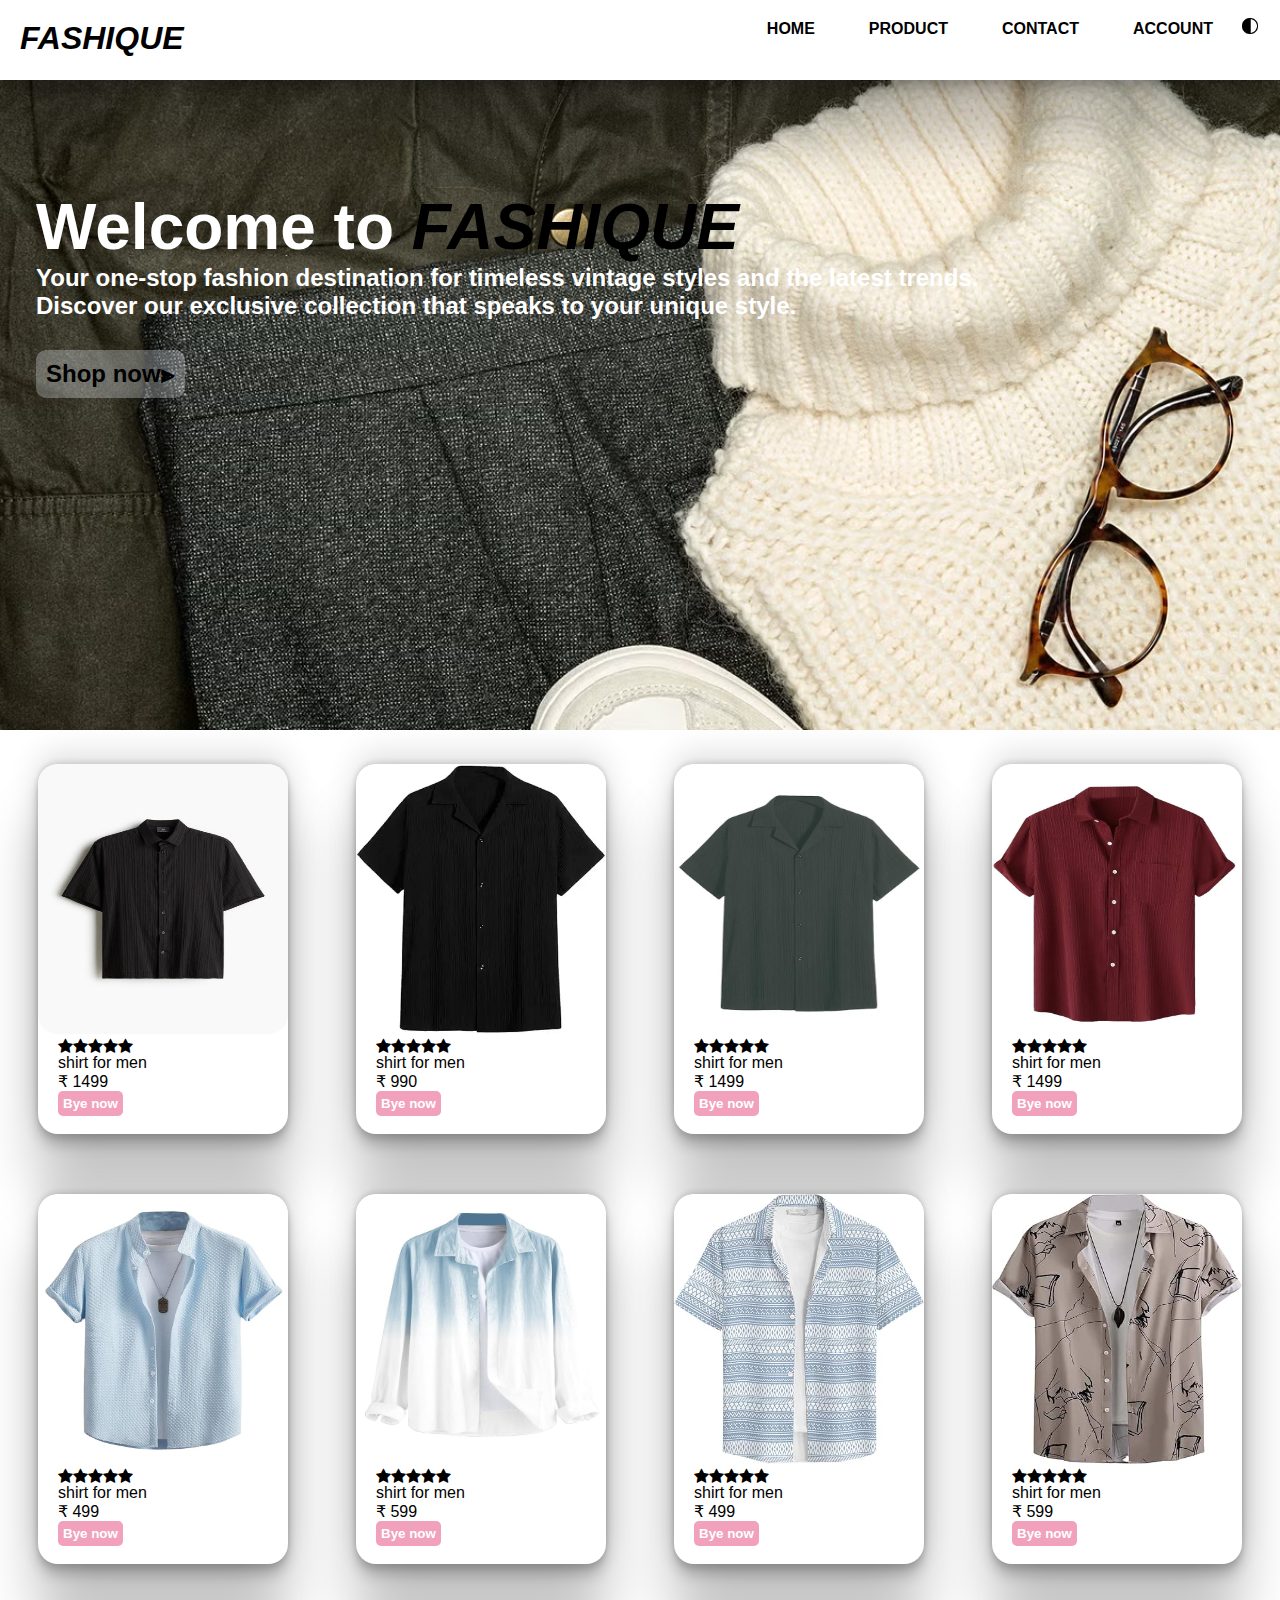
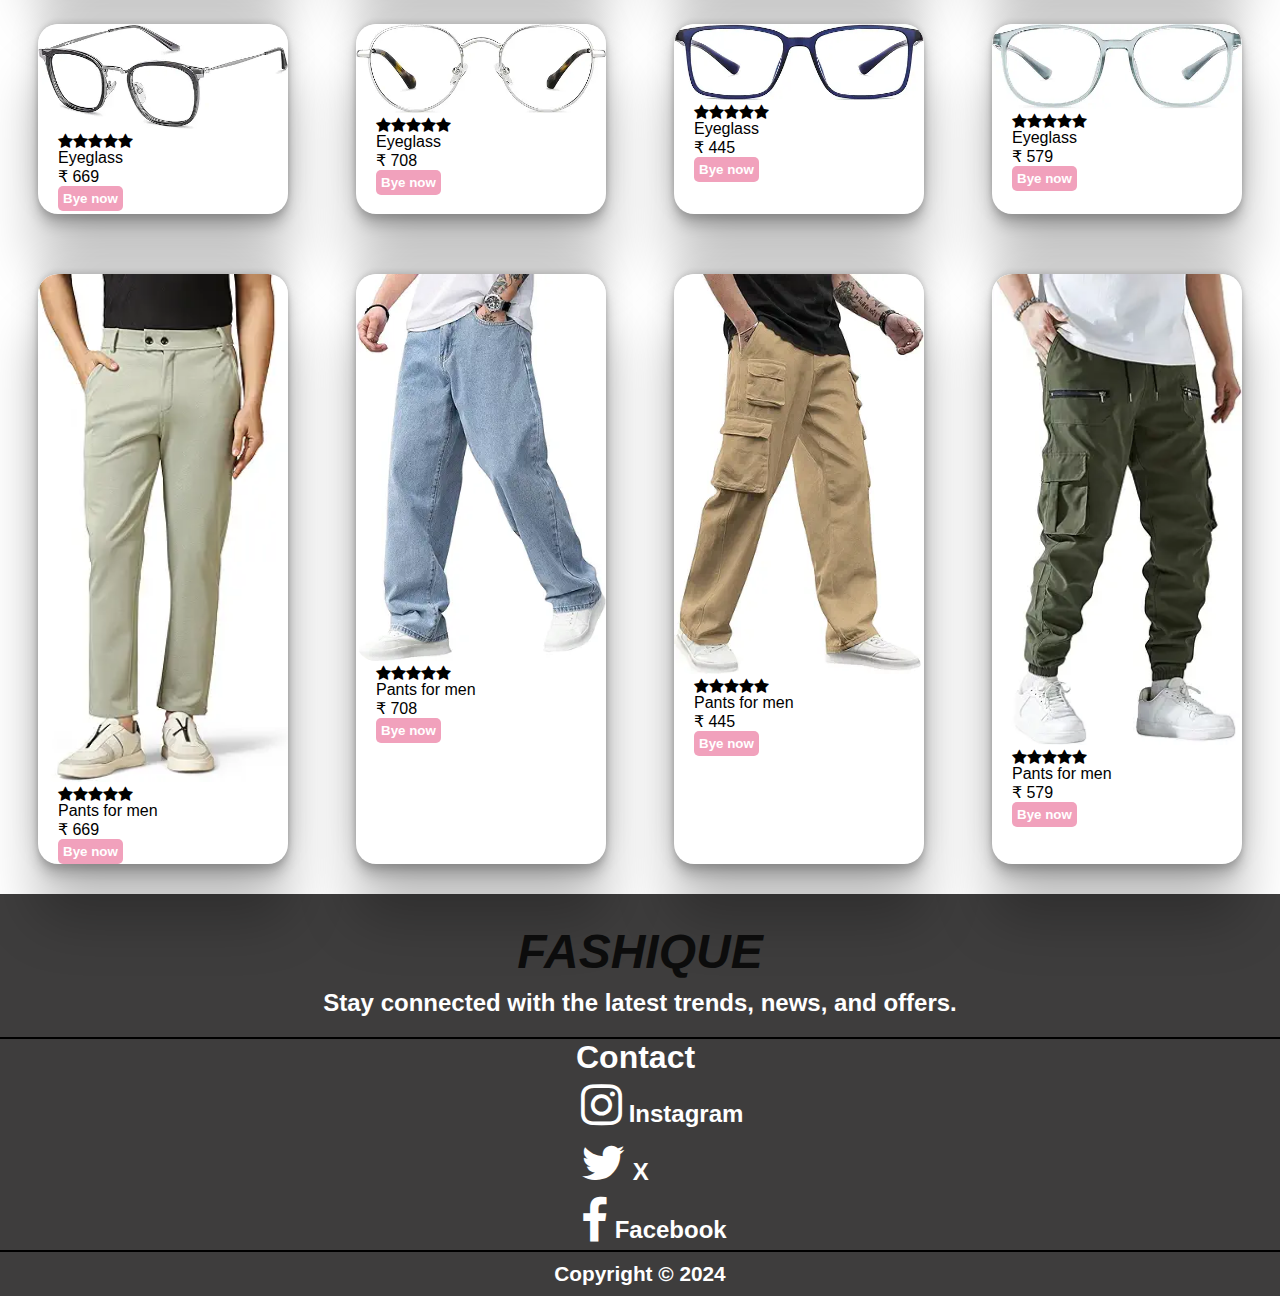
<file: index.html>
<!DOCTYPE html>
<html lang="en">
<head>
    <meta charset="UTF-8">
    <meta name="viewport" content="width=device-width, initial-scale=1.0">
    <title>Project</title>
    <link rel="stylesheet" href="index.css">
    <link rel="stylesheet" href="https://cdnjs.cloudflare.com/ajax/libs/font-awesome/4.7.0/css/font-awesome.min.css">

</head>
<body>
    <header>
        <p class="FASHIQUE">FASHIQUE</p>
        <div class="items">
        <ul>
            <li><a href="#home">HOME</a></li>
            <li><a href="#product">PRODUCT</a></li>
            <li><a href="#contact">CONTACT</a></li>
            <li><a href="login.html" target="_blank">ACCOUNT</a></li>
        </ul>
        </svg>
        <img src="night-mode.png" alt="darkmode"  onclick="myFunction()" class="darkbtn">
    </div>
    <svg xmlns="http://www.w3.org/2000/svg" width="40" height="40" fill="currentColor" class="bi bi-list" viewBox="0 0 16 16">
      <path fill-rule="evenodd" d="M2.5 12a.5.5 0 0 1 .5-.5h10a.5.5 0 0 1 0 1H3a.5.5 0 0 1-.5-.5m0-4a.5.5 0 0 1 .5-.5h10a.5.5 0 0 1 0 1H3a.5.5 0 0 1-.5-.5m0-4a.5.5 0 0 1 .5-.5h10a.5.5 0 0 1 0 1H3a.5.5 0 0 1-.5-.5"/>
    </svg>
    </header>
    <div id="home">
      <img src="otono-esquire-1537802232.avif" alt="fashion" class="fashion">
      <div class="welcome">
        <h1 class="welcome1">Welcome to <span style="font-style: italic; color: rgb(0, 0, 0);">FASHIQUE</span></h1>
        <p class="welcome2">Your one-stop fashion destination for timeless vintage styles and the latest trends.</p>
        <p class="welcome2">Discover our exclusive collection that speaks to your unique style.</p>
        <button type="submit" class="shopbtn">Shop now⫸</button>
      </div>
    </div>
    <div id="product">
    <div id="products">
      <div class="stroe">
        <img src="hmgoepprod.jpeg" alt="dress" id="dress">
        <div style="display: flex; margin-left: 20px;">
          <i class="fa fa-star"></i>
          <i class="fa fa-star"></i>
          <i class="fa fa-star"></i>
          <i class="fa fa-star"></i>
          <i class="fa fa-star"></i>
        </div>
        <p class="rs">shirt for men</p>
         <p class="rs">&#x20b9 1499<p>
         <button class="btn1"><a href="" class="buynow">Bye now</a></button>
      </div>
      <div class="stroe">
        <img src="dress1.webp" alt="dress" id="dress">
        <div style="display: flex; margin-left: 20px;">
          <i class="fa fa-star"></i>
          <i class="fa fa-star"></i>
          <i class="fa fa-star"></i>
          <i class="fa fa-star"></i>
          <i class="fa fa-star"></i>
        </div>
        <p class="rs">shirt for men</p>
         <p class="rs">&#x20b9 990<p>
         <button class="btn1"><a href="" class="buynow">Bye now</a></button>
      </div>
      <div class="stroe">
        <img src="dress2.jpg" alt="dress" id="dress">
        <div style="display: flex; margin-left: 20px;">
          <i class="fa fa-star"></i>
          <i class="fa fa-star"></i>
          <i class="fa fa-star"></i>
          <i class="fa fa-star"></i>
          <i class="fa fa-star"></i>
        </div>
        <p class="rs">shirt for men</p>
         <p class="rs">&#x20b9 1499<p>
         <button class="btn1"><a href="" class="buynow">Bye now</a></button>
      </div>
        <div class="stroe">
        <img src="dress3.jpg" alt="dress" id="dress">
        <div style="display: flex; margin-left: 20px;">
          <i class="fa fa-star"></i>
          <i class="fa fa-star"></i>
          <i class="fa fa-star"></i>
          <i class="fa fa-star"></i>
          <i class="fa fa-star"></i>
        </div>
        <p class="rs">shirt for men</p>
         <p class="rs">&#x20b9 1499<p>
         <button class="btn1"><a href="" class="buynow">Bye now</a></button>
      </div>
    </div>
    <div id="products">
      <div class="stroe">
        <img src="dress4.jpg" alt="dress" id="dress">
        <div style="display: flex; margin-left: 20px;">
          <i class="fa fa-star"></i>
          <i class="fa fa-star"></i>
          <i class="fa fa-star"></i>
          <i class="fa fa-star"></i>
          <i class="fa fa-star"></i>
        </div>
        <p class="rs">shirt for men</p>
         <p class="rs">&#x20b9 499<p>
         <button class="btn1"><a href="" class="buynow">Bye now</a></button>
      </div>
      <div class="stroe">
        <img src="dress6.jpg" alt="dress" id="dress">
        <div style="display: flex; margin-left: 20px;">
          <i class="fa fa-star"></i>
          <i class="fa fa-star"></i>
          <i class="fa fa-star"></i>
          <i class="fa fa-star"></i>
          <i class="fa fa-star"></i>
        </div>
        <p class="rs">shirt for men</p>
         <p class="rs">&#x20b9 599<p>
         <button class="btn1"><a href="" class="buynow">Bye now</a></button>
      </div>
      <div class="stroe">
        <img src="dress7.jpg" alt="dress" id="dress">
        <div style="display: flex; margin-left: 20px;">
          <i class="fa fa-star"></i>
          <i class="fa fa-star"></i>
          <i class="fa fa-star"></i>
          <i class="fa fa-star"></i>
          <i class="fa fa-star"></i>
        </div>
        <p class="rs">shirt for men</p>
         <p class="rs">&#x20b9 499<p>
         <button class="btn1"><a href="" class="buynow">Bye now</a></button>
      </div>
        <div class="stroe">
        <img src="dress8.jpg" alt="dress" id="dress">
        <div style="display: flex; margin-left: 20px;">
          <i class="fa fa-star"></i>
          <i class="fa fa-star"></i>
          <i class="fa fa-star"></i>
          <i class="fa fa-star"></i>
          <i class="fa fa-star"></i>
        </div>
        <p class="rs">shirt for men</p>
         <p class="rs">&#x20b9 599<p>
         <button class="btn1"><a href="" class="buynow">Bye now</a></button>
      </div>
    </div>
    <div id="products">
      <div class="stroe1">
        <img src="s1.webp" alt="dress" id="dress1">
        <div style="display: flex; margin-left: 20px;">
          <i class="fa fa-star"></i>
          <i class="fa fa-star"></i>
          <i class="fa fa-star"></i>
          <i class="fa fa-star"></i>
          <i class="fa fa-star"></i>
        </div>
        <p class="rs">Eyeglass</p>
         <p class="rs">&#x20b9 669<p>
         <button class="btn1"><a href="" class="buynow">Bye now</a></button>
      </div>
      <div class="stroe1">
        <img src="s2.webp" alt="dress" id="dress1">
        <div style="display: flex; margin-left: 20px;">
          <i class="fa fa-star"></i>
          <i class="fa fa-star"></i>
          <i class="fa fa-star"></i>
          <i class="fa fa-star"></i>
          <i class="fa fa-star"></i>
        </div>
        <p class="rs">Eyeglass</p>
         <p class="rs">&#x20b9 708<p>
         <button class="btn1"><a href="" class="buynow">Bye now</a></button>
      </div>
      <div class="stroe1">
        <img src="s3.webp" alt="dress" id="dress1">
        <div style="display: flex; margin-left: 20px;">
          <i class="fa fa-star"></i>
          <i class="fa fa-star"></i>
          <i class="fa fa-star"></i>
          <i class="fa fa-star"></i>
          <i class="fa fa-star"></i>
        </div>
        <p class="rs">Eyeglass</p>
         <p class="rs">&#x20b9 445<p>
         <button class="btn1"><a href="" class="buynow">Bye now</a></button>
      </div>
        <div class="stroe1">
        <img src="s4.webp" alt="dress" id="dress1">
        <div style="display: flex; margin-left: 20px;">
          <i class="fa fa-star"></i>
          <i class="fa fa-star"></i>
          <i class="fa fa-star"></i>
          <i class="fa fa-star"></i>
          <i class="fa fa-star"></i>
        </div>
        <p class="rs">Eyeglass</p>
         <p class="rs">&#x20b9 579<p>
         <button class="btn1"><a href="" class="buynow">Bye now</a></button>
      </div>
    </div>
    <div id="products">
      <div class="stroe2">
        <img src="pant1.webp" alt="dress" id="dress2">
        <div style="display: flex; margin-left: 20px;">
          <i class="fa fa-star"></i>
          <i class="fa fa-star"></i>
          <i class="fa fa-star"></i>
          <i class="fa fa-star"></i>
          <i class="fa fa-star"></i>
        </div>
        <p class="rs">Pants for men</p>
         <p class="rs">&#x20b9 669<p>
         <button class="btn1"><a href="" class="buynow">Bye now</a></button>
      </div>
      <div class="stroe2">
        <img src="pant2.webp" alt="dress" id="dress2">
        <div style="display: flex; margin-left: 20px;">
          <i class="fa fa-star"></i>
          <i class="fa fa-star"></i>
          <i class="fa fa-star"></i>
          <i class="fa fa-star"></i>
          <i class="fa fa-star"></i>
        </div>
        <p class="rs">Pants for men</p>
         <p class="rs">&#x20b9 708<p>
         <button class="btn1"><a href="" class="buynow">Bye now</a></button>
      </div>
      <div class="stroe2">
        <img src="pant3.webp" alt="dress" id="dress2">
        <div style="display: flex; margin-left: 20px;">
          <i class="fa fa-star"></i>
          <i class="fa fa-star"></i>
          <i class="fa fa-star"></i>
          <i class="fa fa-star"></i>
          <i class="fa fa-star"></i>
        </div>
        <p class="rs">Pants for men</p>
         <p class="rs">&#x20b9 445<p>
         <button class="btn1"><a href="" class="buynow">Bye now</a></button>
      </div>
        <div class="stroe2">
        <img src="pant4.webp" alt="dress" id="dress2">
        <div style="display: flex; margin-left: 20px;">
          <i class="fa fa-star"></i>
          <i class="fa fa-star"></i>
          <i class="fa fa-star"></i>
          <i class="fa fa-star"></i>
          <i class="fa fa-star"></i>
        </div>
        <p class="rs">Pants for men</p>
         <p class="rs">&#x20b9 579<p>
         <button class="btn1"><a href="" class="buynow">Bye now</a></button>
      </div>
    </div>
    </div>
    <div id="contact">
      <footer>
        <div class="div3">
          <p class="fashion1">FASHIQUE</p>
          <p class="fot1">Stay connected with the latest trends, news, and offers.</p>
        </div>
        <div style="border-bottom: 2px solid black;">
        <div class="contact1">
          <h1>Contact</h1>
          <span class="insta"><i class="fa fa-instagram fa-2x"></i> Instagram</span>
         <span class="insta"><i class="fa fa-twitter fa-2x"></i> X</span>
         <span class="insta"><i class="fa fa-facebook fa-2x"></i> Facebook</span>
        </div>
      </div>
        <div>
          <p class="copyrights">Copyright © 2024 </p>
        </div>
      </footer>
    </div>
    <script>
      function myFunction() {
          document.body.classList.toggle("dark-mode");
      }
      document.querySelector('.bi').addEventListener('click', () => {
        document.querySelector('.items').classList.toggle('active');
      });
    </script>
</body>
</html>
</file>
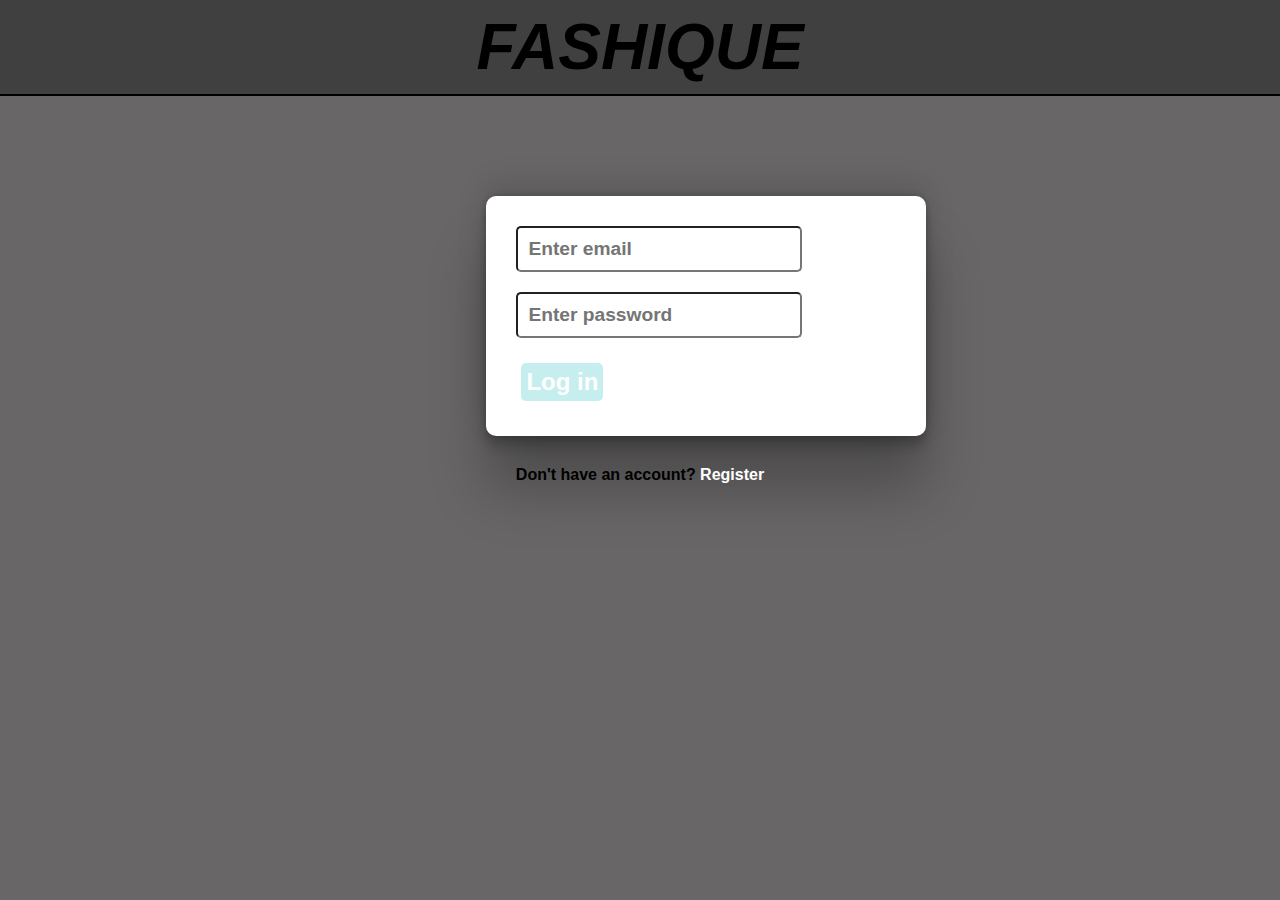
<file: login.html>
<!DOCTYPE html>
<html lang="en">
<head>
    <meta charset="UTF-8">
    <meta name="viewport" content="width=device-width, initial-scale=1.0">
    <title>login</title>
    <style>
        *{
            margin: 0;
            padding: 0;
            box-sizing: none;
        }
        body{
            font-family: Arial, Helvetica, sans-serif;
            background-color: rgb(104, 102, 102);
        }
        header{
            background-color: rgb(65, 64, 64);
            border-bottom: 2px solid black;
        }
        .fash{
            font-size: 4rem;
            font-weight: bold;
            font-style: italic;
            padding: 10px;
            text-align: center;
        }
        .class{
            border: none;
            background-color: white;
            border-radius:10px ;
            padding: 20px;
            display: flex;
            flex-direction: column;
            width: 400px;
            margin-left: 38%;
            margin-top: 100px;
            box-shadow: rgba(0, 0, 0, 0.25) 0px 54px 55px, rgba(0, 0, 0, 0.12) 0px -12px 30px, rgba(0, 0, 0, 0.12) 0px 4px 6px, rgba(0, 0, 0, 0.17) 0px 12px 13px, rgba(0, 0, 0, 0.09) 0px -3px 5px;

        }
        .text{
            padding: 10px;
            font-size: 1.2rem;
            font-weight: bold;
            border-radius: 5px;
            margin: 10px;
        }
        .btn{
            margin: 15px;
            padding: 5px;
            font-size: 1.5rem;
            font-weight: bold;
            background-color: rgb(198, 238, 238);
            color: white;
            border-radius: 5px;
            border: none;
        }
        .btn:hover{
            background-color: aqua;
        }
        .register{
            text-align: center;
            font-size: 1rem;
            font-weight: bold;
            padding: 30px;
        }
        a{
            text-decoration: none;
            color: white;
        }
        @media(max-width:600px){
            .class{
            margin-left: 0;
            width: auto;
        }
        }
    </style>
</head>
<body>
    <header>
        <p class="fash">FASHIQUE</p>
    </header>
    <div class="class">
        <form action="">
        <input type="text" class="text" placeholder="Enter email" name="form"><br>
        <input type="password" class="text" placeholder="Enter password" name="form"><br>
        <button type="submit" class="btn" name="form"><a href="register.html">Log in</a></button>
        </form>
    </div>
    <p class="register">Don't have an account?<a href="register.html" target="_blank"> Register</a></p>
</body>
</html>
</file>
<file: index.css>
*{
    padding: 0px;
    margin: 0px;box-sizing: 0px;
    scroll-behavior: smooth;
}
body{
    background-color: white;
    color: black;
    font-family: Arial, Helvetica, sans-serif;
}
header{
    display: flex;
    justify-content: space-between;
    background-color: rgba(158, 156, 156, 0.308);
    padding: 20px;
    
}
header ul{
    display: flex;
    justify-content: space-around;
}
ul li{
    list-style: none;
}
ul li a{
    text-decoration: none;
    margin: 20px;
    color:black;
    padding: 7px;
}
header {
  display: flex;
  flex-direction: row;
  justify-content: space-between;
  position:relative;
  height: 40px;
  z-index: 10; 
  background-color: rgba(158, 156, 156, 0.003); 
  box-shadow: rgba(0, 0, 0, 0.25) 0px 54px 55px, rgba(0, 0, 0, 0.12) 0px -12px 30px, rgba(0, 0, 0, 0.12) 0px 4px 6px, rgba(0, 0, 0, 0.17) 0px 12px 13px, rgba(0, 0, 0, 0.09) 0px -3px 5px;
}
ul li a:hover{
  background-color: rgb(15, 14, 14);
  color: rgb(122, 119, 119);
  border-radius: 4px;
}
.dark-mode ul li a:hover{
  background-color: rgb(153, 151, 151);
  color: rgb(13, 13, 13);
  border-radius: 4px;
}
.dark-mode {
    background-color: black;
    color: white;
  }
.dark-mode ul li a{
  color: white;
}
.items {
  display: flex;
  z-index: 10;
  font-size: 1rem;
  font-weight: bold;
}

  .btn{
    background-color: white;
    border-radius: 50px;
    padding-bottom: 0px;
  }
  .bi{
    display: none;
  }
  .darkbtn{
    width: 20px; height: 20px;
    margin-top: -4px;
  }
  .carousel {
    overflow: hidden;
}
.FASHIQUE{
  font-size: 2rem;
  font-weight: bold;
  font-style: italic;
}
.fashion{
  width: 100%;
   height: 650px;
}
.welcome{
  position: absolute;
  top: 170px;
  left: 16px;
  margin: 20px;
}
.welcome1{
  color: white; font-size: 4rem;font-weight: bold;
}
.welcome2{
  color: white; font-size: 1.5rem;font-weight: bold;
}
.shopbtn{
  padding: 10px;
  font-size: 1.5rem;
  font-weight: bold;
  border: none;
  border-radius: 10px;
  margin-top: 30px;
  background-color: rgba(240, 248, 255, 0.296);
}
.shopbtn:hover{
  background-color: rgba(240, 248, 255, 0.764);
}
.stroe{
  background-color: white;
  border-radius: 20px;
  overflow: hidden;
  height: 370px;
  width: 250px;
  margin: 30px;
  box-shadow: rgba(0, 0, 0, 0.25) 0px 54px 55px, rgba(0, 0, 0, 0.12) 0px -12px 30px, rgba(0, 0, 0, 0.12) 0px 4px 6px, rgba(0, 0, 0, 0.17) 0px 12px 13px, rgba(0, 0, 0, 0.09) 0px -3px 5px;
}
#dress{
  width: 250px;
  height: 270px;
  border-radius: 20px;
  transition: transform 0.3s linear;
  }
#dress:hover{
  transform: scale(1.1);
}
.buynow{
  text-decoration: none;
  color: white;
}
.rs{
  margin-left: 20px;
}
.btn1{
  margin-left: 20px;
  color: white;
  background-color: rgb(241, 161, 188);
  padding: 5px;
  font-weight: 1.3rem;
  font-weight: bold;
  border: none;
  border-radius: 5px;
}
.btn1:hover{
  background-color: palevioletred;
}
#products{
  display: flex;
  justify-content: space-evenly;
}
.dark-mode .stroe{
  background-color: rgb(47, 46, 46);
}
#dress1{
  width: 250px;
  border-radius: 20px;
  transition: transform 0.3s linear;

}
.stroe1{
  background-color: white;
  border-radius: 20px;
  overflow: hidden;
  height: 190px;
  width: 250px;
  margin: 30px;
  box-shadow: rgba(0, 0, 0, 0.25) 0px 54px 55px, rgba(0, 0, 0, 0.12) 0px -12px 30px, rgba(0, 0, 0, 0.12) 0px 4px 6px, rgba(0, 0, 0, 0.17) 0px 12px 13px, rgba(0, 0, 0, 0.09) 0px -3px 5px;
}
.dark-mode .stroe1{
  background-color: rgb(47, 46, 46);
}
#dress1:hover{
  transform: scale(1.1);
}
#dress2{
  width: 250px;
  border-radius: 20px;
  transition: transform 0.3s linear;
}
.stroe2{
  background-color: white;
  border-radius: 20px;
  overflow: hidden;
  height: auto;
  width: 250px;
  margin: 30px;
  box-shadow: rgba(0, 0, 0, 0.25) 0px 54px 55px, rgba(0, 0, 0, 0.12) 0px -12px 30px, rgba(0, 0, 0, 0.12) 0px 4px 6px, rgba(0, 0, 0, 0.17) 0px 12px 13px, rgba(0, 0, 0, 0.09) 0px -3px 5px;
}
.dark-mode .stroe2{
  background-color: rgb(47, 46, 46);
}
#dress2{
  width: 250px;
  border-radius: 20px;
  transition: transform 0.3s linear;
}
#dress2:hover{
  transform: scale(1.1);
}
footer{
  background-color: rgb(62, 61, 61);
  color: white;
}
.div3{
  border-bottom: 2px solid black;
  padding: 20px;
}
.fashion1{
  font-size: 3rem;
  font-weight: bold;
  font-style: italic;
  text-align: center;
  margin: 10px;
  color: rgb(12, 12, 12);
}
.fot1{
  text-align: center;
  font-size: 1.5rem;
  font-weight: bold;
}
.contact1{
  display: flex;
  flex-direction: column;
margin-left: 45%;
}
.insta{
  font-size: 1.5rem;
  font-weight: bold;
  margin: 5px;
}
.copyrights{
  text-align: center;
  font-weight: bold;
  font-size: 1.3rem;
  padding: 10px;
}
.fa:hover{
  color: rgb(73, 72, 72);
}
  @media (max-width:600px){
    .bi{
        display: block;
      }
      .items {
        display: none;
        flex-direction: column;
        z-index: 10; 
        position: absolute;
        background-color: rgb(252, 252, 252);
        top: 60px;
        right: 50px;
        width: 40%;
        padding: 20px;
        border-radius: 20px;
        box-shadow: rgba(0, 0, 0, 0.25) 0px 54px 55px, rgba(0, 0, 0, 0.12) 0px -12px 30px, rgba(0, 0, 0, 0.12) 0px 4px 6px, rgba(0, 0, 0, 0.17) 0px 12px 13px, rgba(0, 0, 0, 0.09) 0px -3px 5px;

    }
    ul li a{
      color:rgb(13, 13, 13);
  }
  .dark-mode     ul li a{
    color:rgb(250, 250, 250);
}
.dark-mode .items{
  background-color: black;
}
      header{
        height: 40px;
      }
      .items.active{
        display: flex;
      }
      .darkbtn{
      margin-left: 50px;
      }
      header ul {
        display: flex;
        flex-direction: column;
      }
      header ul li {
        margin: 10px;
      }
      .carousel{
        height: 250px;
        overflow: hidden;
      }
      .fashion{
        width: 100%; height: 400px;
      }
      .welcome{
        position: absolute;
        top: 110px;
        left: 16px;
        margin: 5px;
      }
      .welcome1{
        color: white; font-size: 2rem;font-weight: bold;
      }
      .welcome2{
        color: white; font-size: 1rem;font-weight: bold;
      }
      #products{
        display: flex;
        flex-direction: column;
      }
      .contact1{
        margin-left: 37%;
      }
  }
</file>
